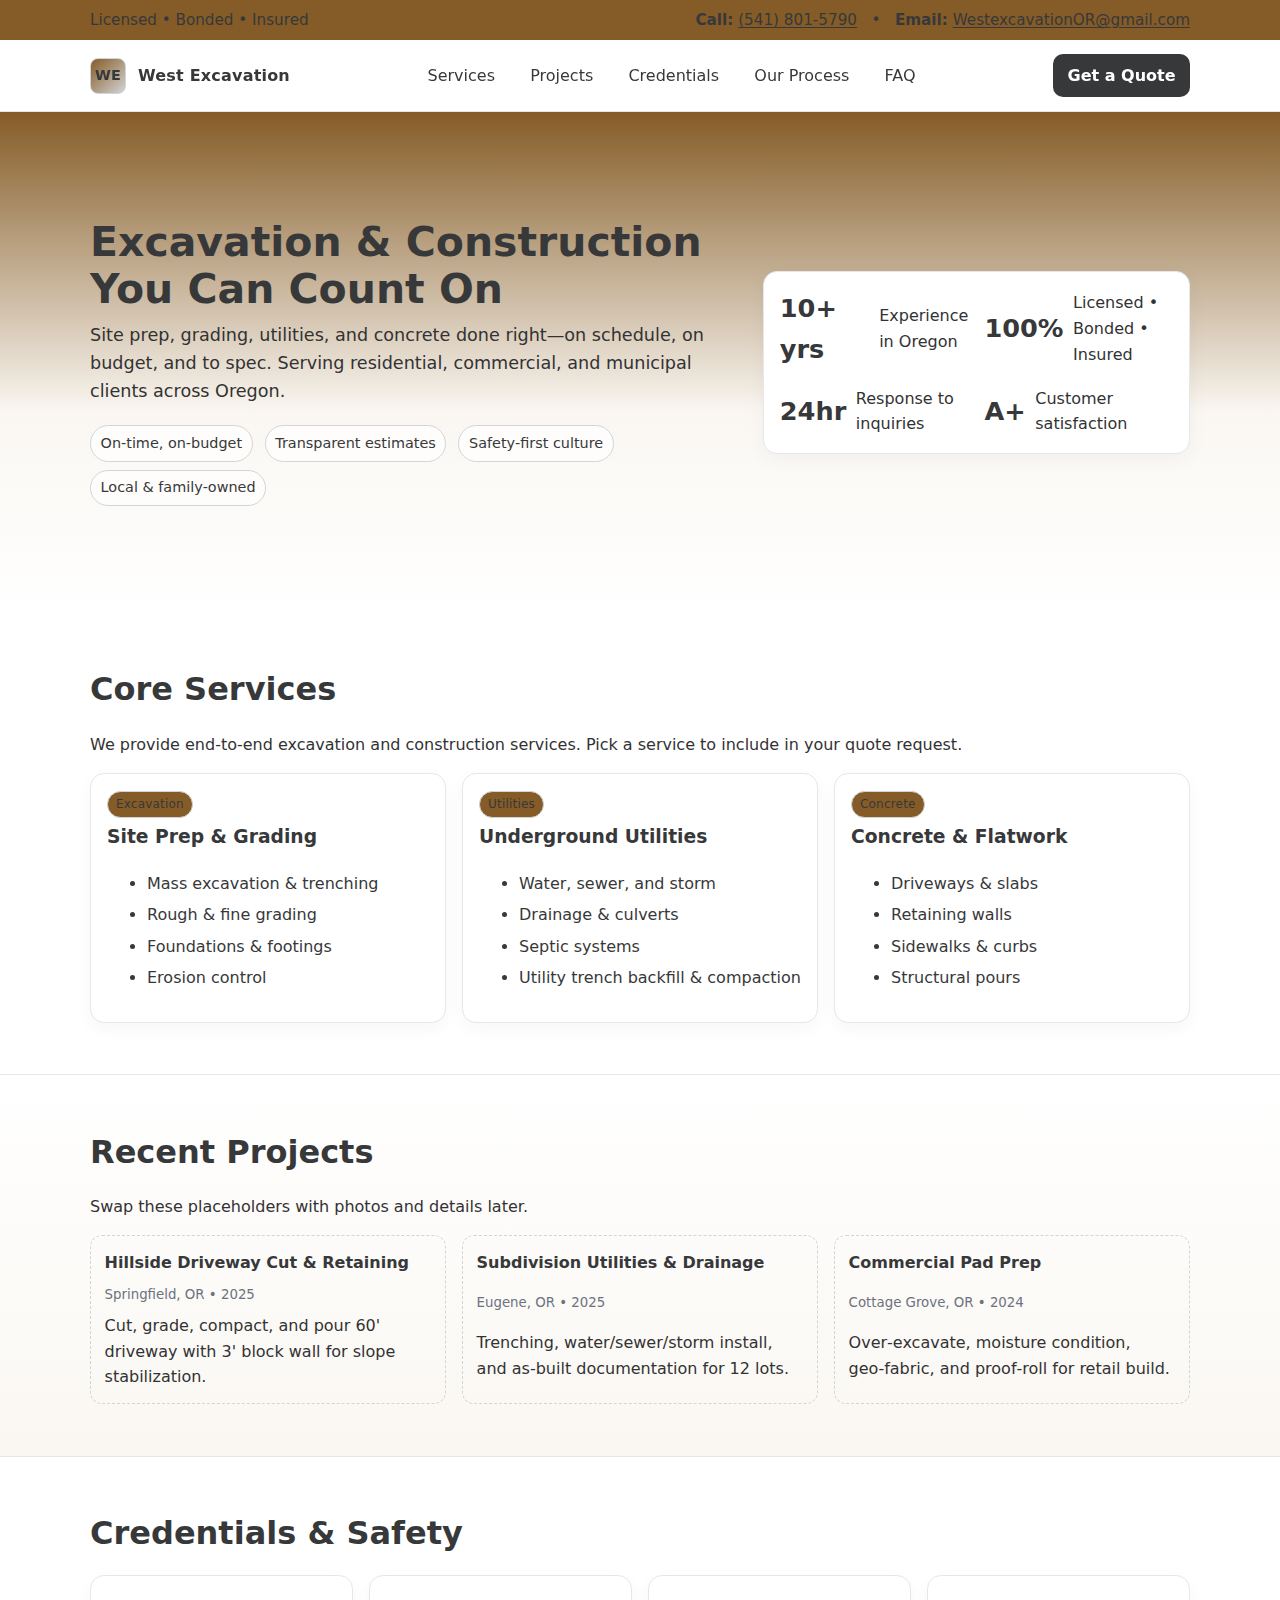
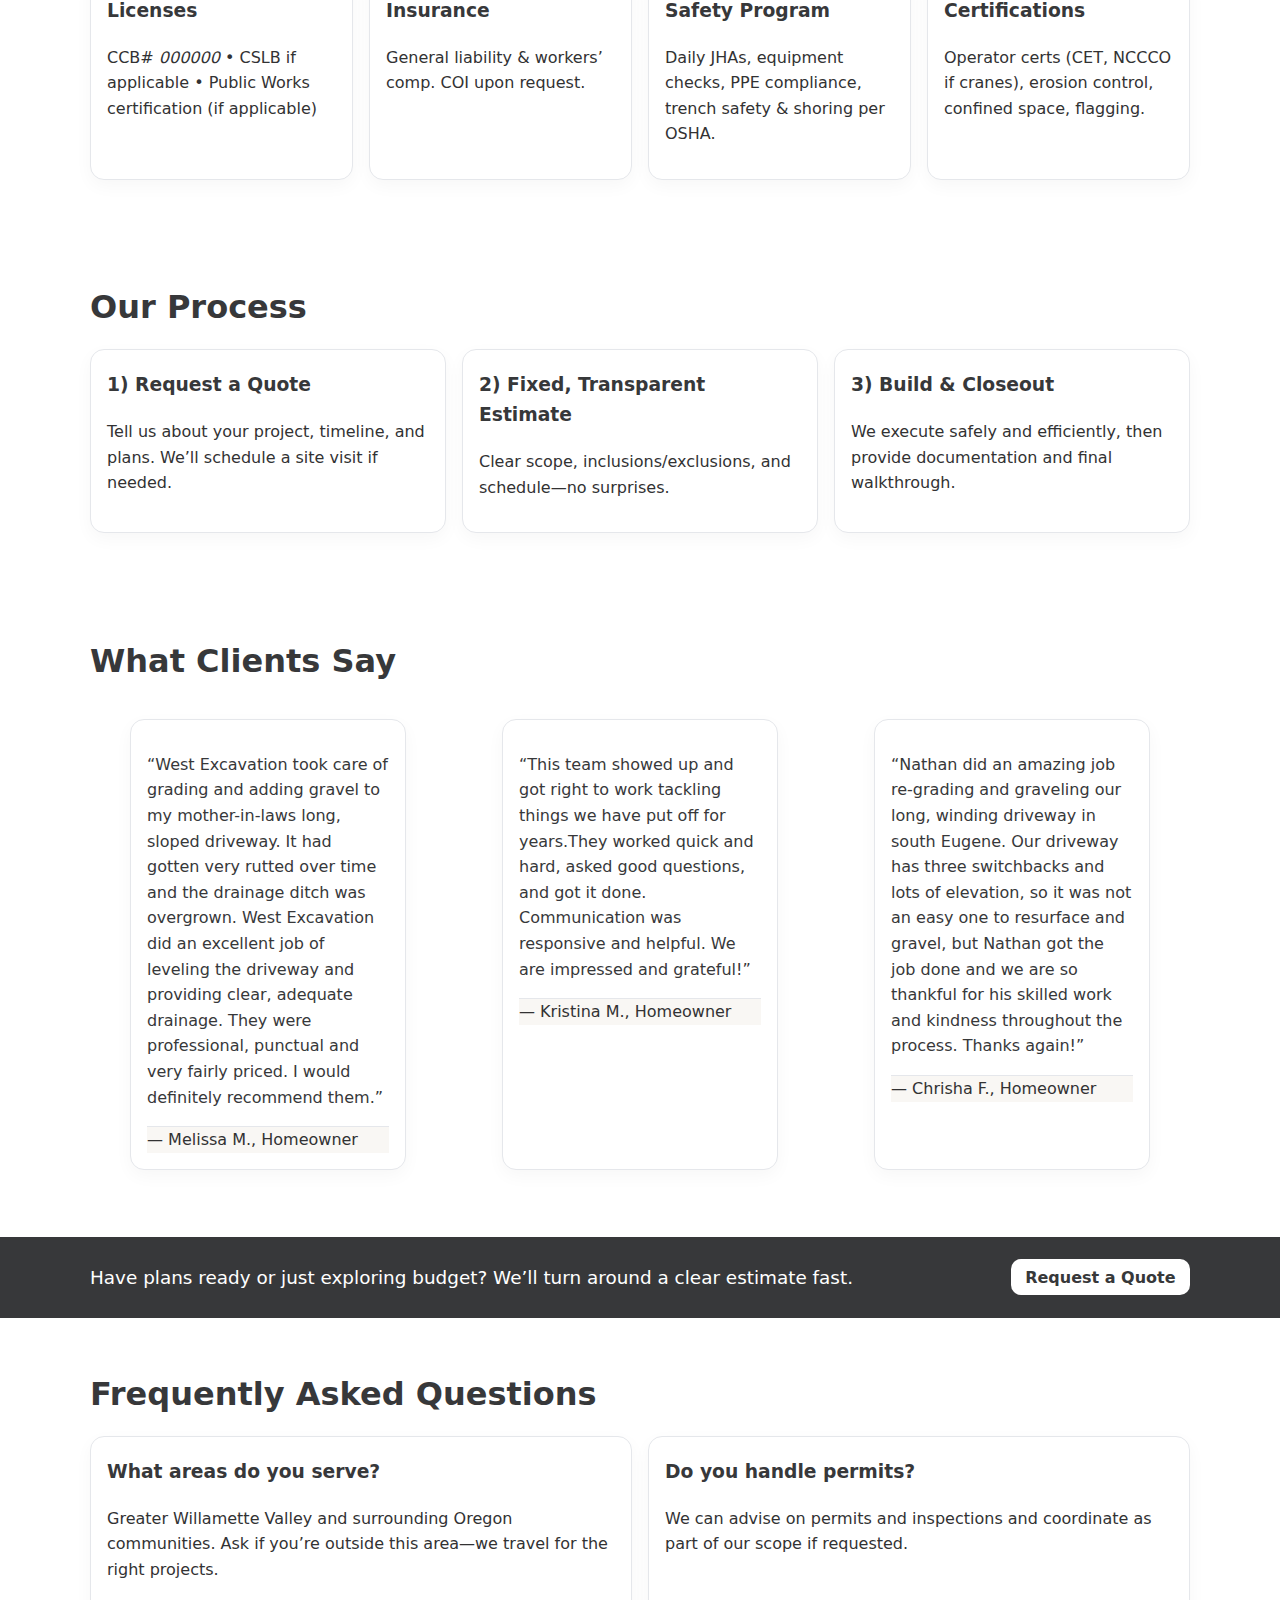
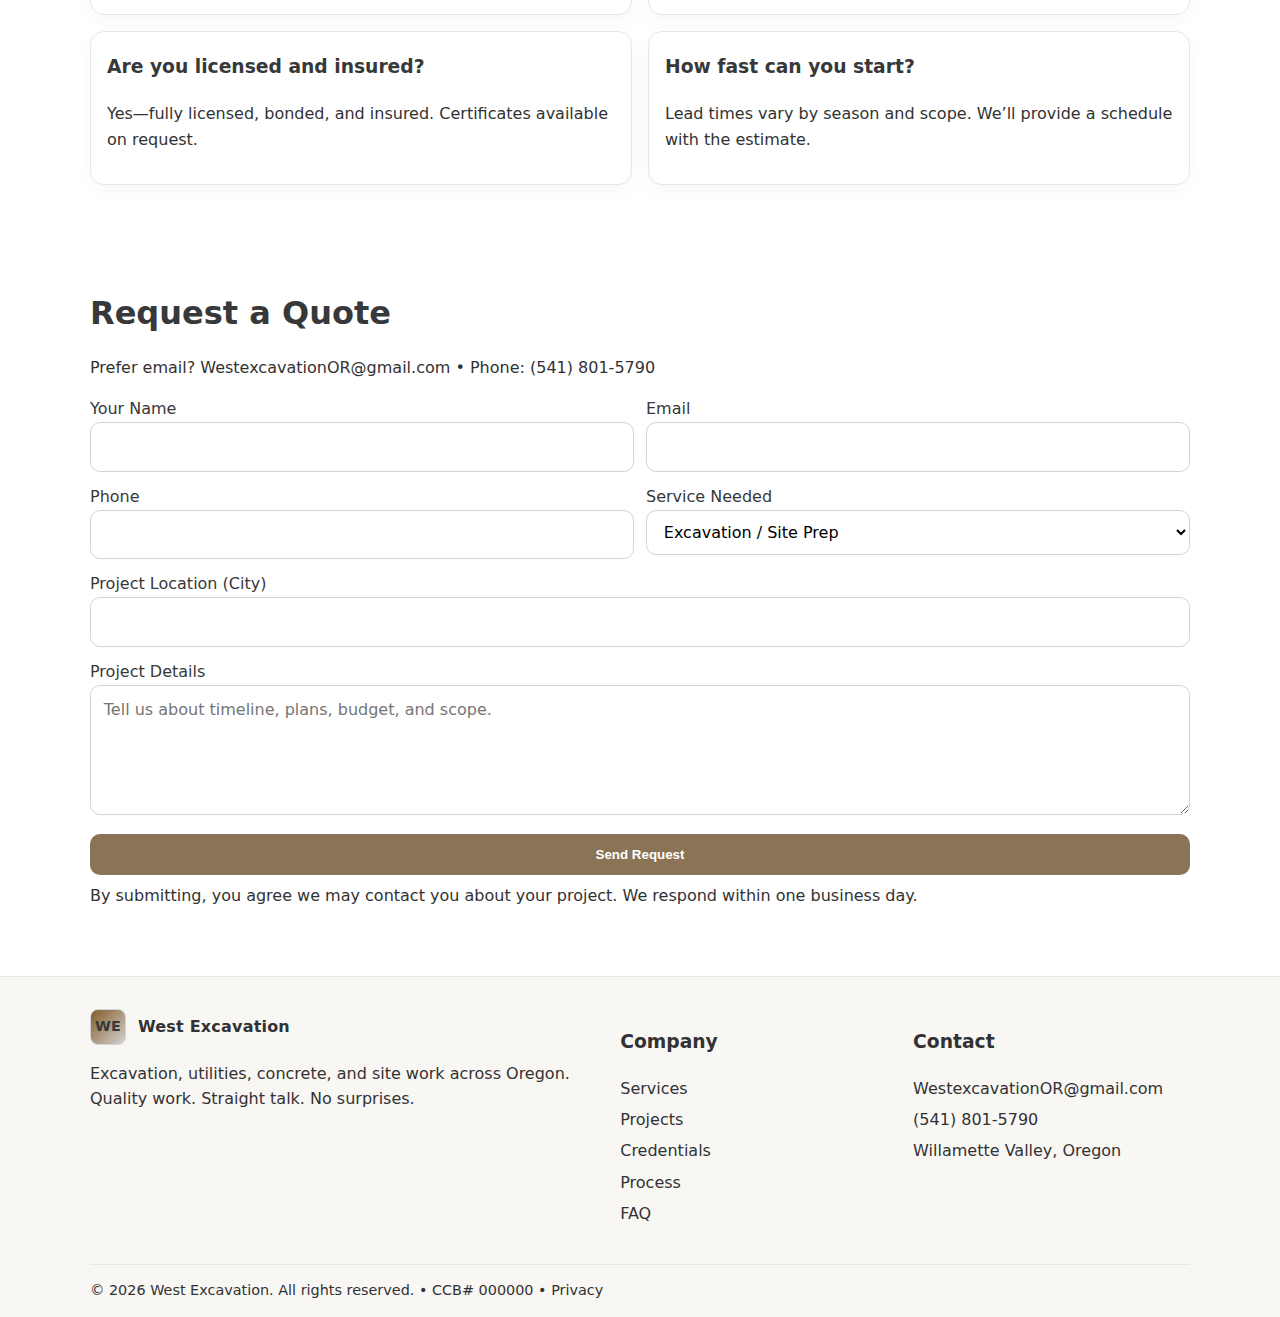
<file: index.html>
<!DOCTYPE html>
<html lang="en">
<head>
  <meta charset="utf-8" />
  <meta name="viewport" content="width=device-width, initial-scale=1" />
  <title>West Excavation | Oregon Construction & Excavation</title>
  <meta name="description" content="West Excavation provides excavation, site prep, utilities, drainage, and general construction services across Oregon. Licensed, bonded, insured." />
  <meta name="theme-color" content="#e8d8c4" />
  <!-- Open Graph -->
  <meta property="og:title" content="West Excavation | Oregon Construction & Excavation" />
  <meta property="og:description" content="Excavation, site prep, utilities, drainage, and general construction services across Oregon." />
  <meta property="og:type" content="website" />
  <meta property="og:url" content="https://www.westexcavation.com/" />
  <!-- Replace with your logo or social image -->
  <meta property="og:image" content="/social.jpg" />
  <link rel="stylesheet" href="styles.css" />
</head>
<body>
  <!-- Top utility bar -->
  <div class="topbar" role="region" aria-label="Utility">
    <div class="container">
      <div>Licensed • Bonded • Insured</div>
      <div>
        <strong>Call:</strong> <a href="tel:+15418015790">(541) 801-5790</a>
        &nbsp; • &nbsp;
        <strong>Email:</strong> <a href="mailto:WestexcavationOR@gmail.com">WestexcavationOR@gmail.com</a>
      </div>
    </div>
  </div>

  <!-- Header / Navigation -->
  <header>
    <div class="container nav">
      <a class="brand" href="#home" aria-label="West Excavation home">
        <div class="logo" aria-hidden="true"><span>WE</span></div>
        <span>West Excavation</span>
      </a>

      <input type="checkbox" id="menu-toggle" aria-label="Toggle menu" />
      <label for="menu-toggle" class="menu-btn" aria-controls="primary-nav" aria-expanded="false">Menu ▾</label>

      <nav id="primary-nav" aria-label="Primary">
        <ul>
          <li><a href="#services">Services</a></li>
          <li><a href="#projects">Projects</a></li>
          <li><a href="#credentials">Credentials</a></li>
          <li><a href="#process">Our Process</a></li>
          <li><a href="#faq">FAQ</a></li>
        </ul>
      </nav>

      <a class="cta-btn cta-desktop" href="#contact">Get a Quote</a>
    </div>
  </header>

  <!-- Hero -->
  <section id="home" class="hero" role="region" aria-label="Intro">
    <div class="container inner">
      <div>
        <h1>Excavation & Construction You Can Count On</h1>
        <p class="muted">Site prep, grading, utilities, and concrete done right—on schedule, on budget, and to spec. Serving residential, commercial, and municipal clients across Oregon.</p>
        <div class="badges" aria-label="Highlights">
          <span class="badge">On‑time, on‑budget</span>
          <span class="badge">Transparent estimates</span>
          <span class="badge">Safety‑first culture</span>
          <span class="badge">Local & family‑owned</span>
        </div>
      </div>
      <div class="panel" aria-label="Quick stats">
        <div class="grid-2">
          <div class="stat">
            <strong>10+ yrs</strong>
            <span class="muted">Experience in Oregon</span>
          </div>
          <div class="stat">
            <strong>100%</strong>
            <span class="muted">Licensed • Bonded • Insured</span>
          </div>
          <div class="stat">
            <strong>24hr</strong>
            <span class="muted">Response to inquiries</span>
          </div>
          <div class="stat">
            <strong>A+</strong>
            <span class="muted">Customer satisfaction</span>
          </div>
        </div>
      </div>
    </div>
  </section>

  <!-- Services -->
  <section id="services" aria-labelledby="services-title">
    <div class="container">
      <h2 id="services-title">Core Services</h2>
      <p class="muted">We provide end‑to‑end excavation and construction services. Pick a service to include in your quote request.</p>
      <div class="grid-3">
        <article class="card" aria-labelledby="svc1">
          <div class="pill">Excavation</div>
          <h3 id="svc1">Site Prep & Grading</h3>
          <ul class="service-list">
            <li>Mass excavation & trenching</li>
            <li>Rough & fine grading</li>
            <li>Foundations & footings</li>
            <li>Erosion control</li>
          </ul>
        </article>
        <article class="card" aria-labelledby="svc2">
          <div class="pill">Utilities</div>
          <h3 id="svc2">Underground Utilities</h3>
          <ul class="service-list">
            <li>Water, sewer, and storm</li>
            <li>Drainage & culverts</li>
            <li>Septic systems</li>
            <li>Utility trench backfill & compaction</li>
          </ul>
        </article>
        <article class="card" aria-labelledby="svc3">
          <div class="pill">Concrete</div>
          <h3 id="svc3">Concrete & Flatwork</h3>
          <ul class="service-list">
            <li>Driveways & slabs</li>
            <li>Retaining walls</li>
            <li>Sidewalks & curbs</li>
            <li>Structural pours</li>
          </ul>
        </article>
      </div>
    </div>
  </section>

  <!-- Showcase / Projects -->
  <section id="projects" class="showcase" aria-labelledby="projects-title">
    <div class="container">
      <h2 id="projects-title">Recent Projects</h2>
      <p class="muted">Swap these placeholders with photos and details later.</p>
      <div class="grid-3">
        <div class="project">
          <strong>Hillside Driveway Cut & Retaining</strong>
          <small>Springfield, OR • 2025</small>
          <span class="muted">Cut, grade, compact, and pour 60' driveway with 3' block wall for slope stabilization.</span>
        </div>
        <div class="project">
          <strong>Subdivision Utilities & Drainage</strong>
          <small>Eugene, OR • 2025</small>
          <span class="muted">Trenching, water/sewer/storm install, and as‑built documentation for 12 lots.</span>
        </div>
        <div class="project">
          <strong>Commercial Pad Prep</strong>
          <small>Cottage Grove, OR • 2024</small>
          <span class="muted">Over‑excavate, moisture condition, geo‑fabric, and proof‑roll for retail build.</span>
        </div>
      </div>
    </div>
  </section>

  <!-- Credentials: licenses, insurance, safety -->
  <section id="credentials" class="credentials" aria-labelledby="cred-title">
    <div class="container">
      <h2 id="cred-title">Credentials & Safety</h2>
      <div class="list">
        <div class="card">
          <h3>Licenses</h3>
          <p class="muted">CCB# <em>000000</em> • CSLB if applicable • Public Works certification (if applicable)</p>
        </div>
        <div class="card">
          <h3>Insurance</h3>
          <p class="muted">General liability & workers’ comp. COI upon request.</p>
        </div>
        <div class="card">
          <h3>Safety Program</h3>
          <p class="muted">Daily JHAs, equipment checks, PPE compliance, trench safety & shoring per OSHA.</p>
        </div>
        <div class="card">
          <h3>Certifications</h3>
          <p class="muted">Operator certs (CET, NCCCO if cranes), erosion control, confined space, flagging.</p>
        </div>
      </div>
    </div>
  </section>

  <!-- Process -->
  <section id="process" aria-labelledby="process-title">
    <div class="container">
      <h2 id="process-title">Our Process</h2>
      <div class="grid-3">
        <div class="card">
          <h3>1) Request a Quote</h3>
          <p class="muted">Tell us about your project, timeline, and plans. We’ll schedule a site visit if needed.</p>
        </div>
        <div class="card">
          <h3>2) Fixed, Transparent Estimate</h3>
          <p class="muted">Clear scope, inclusions/exclusions, and schedule—no surprises.</p>
        </div>
        <div class="card">
          <h3>3) Build & Closeout</h3>
          <p class="muted">We execute safely and efficiently, then provide documentation and final walkthrough.</p>
        </div>
      </div>
    </div>
  </section>

  <!-- Testimonials / Social proof -->
  <section aria-labelledby="reviews-title">
    <div class="container">
      <h2 id="reviews-title">What Clients Say</h2>
      <div class="grid-3">
        <blockquote class="card"><p>“West Excavation took care of grading and adding gravel to my mother-in-laws long, sloped driveway. It had gotten very rutted over time and the drainage ditch was overgrown. West Excavation did an excellent job of leveling the driveway and providing clear, adequate drainage. They were professional, punctual and very fairly priced. I would definitely recommend them.”</p><footer class="muted">— Melissa M., Homeowner</footer></blockquote>
        <blockquote class="card"><p>“This team showed up and got right to work tackling things we have put off for years.They worked quick and hard, asked good questions, and got it done. Communication was responsive and helpful. We are impressed and grateful!”</p><footer class="muted">— Kristina M., Homeowner</footer></blockquote>
        <blockquote class="card"><p>“Nathan did an amazing job re-grading and graveling our long, winding driveway in south Eugene. Our driveway has three switchbacks and lots of elevation, so it was not an easy one to resurface and gravel, but Nathan got the job done and we are so thankful for his skilled work and kindness throughout the process. Thanks again!”</p><footer class="muted">— Chrisha F., Homeowner</footer></blockquote>
      </div>
    </div>
  </section>

  <!-- CTA Strip -->
  <section class="cta-strip" role="region" aria-label="Call to action">
    <div class="container wrap">
      <div>
        <strong class="sr-only">Get a quote</strong>
        <p style="margin:0; font-size:1.15rem">Have plans ready or just exploring budget? We’ll turn around a clear estimate fast.</p>
      </div>
      <div style="text-align:right">
        <a class="cta-btn" href="#contact" style="background:#fff;color:var(--gray-900)">Request a Quote</a>
      </div>
    </div>
  </section>

  <!-- FAQ -->
  <section id="faq" aria-labelledby="faq-title">
    <div class="container">
      <h2 id="faq-title">Frequently Asked Questions</h2>
      <div class="grid-2">
        <div class="card">
          <h3>What areas do you serve?</h3>
          <p class="muted">Greater Willamette Valley and surrounding Oregon communities. Ask if you’re outside this area—we travel for the right projects.</p>
        </div>
        <div class="card">
          <h3>Do you handle permits?</h3>
          <p class="muted">We can advise on permits and inspections and coordinate as part of our scope if requested.</p>
        </div>
        <div class="card">
          <h3>Are you licensed and insured?</h3>
          <p class="muted">Yes—fully licensed, bonded, and insured. Certificates available on request.</p>
        </div>
        <div class="card">
          <h3>How fast can you start?</h3>
          <p class="muted">Lead times vary by season and scope. We’ll provide a schedule with the estimate.</p>
        </div>
      </div>
    </div>
  </section>

  <!-- Contact -->
  <section id="contact" aria-labelledby="contact-title">
    <div class="container">
      <h2 id="contact-title">Request a Quote</h2>
      <p class="muted">Prefer email? <a href="mailto:WestexcavationOR@gmail.com">WestexcavationOR@gmail.com</a> • Phone: <a href="tel:+15418015790">(541) 801-5790</a></p>

      <!-- Netlify form: collects submissions and can forward to email using notifications -->
      <form name="contact" method="POST" data-netlify="true" netlify-honeypot="bot-field">
        <!-- Required hidden input for Netlify -->
        <input type="hidden" name="form-name" value="contact" />
        <!-- Spam honeypot -->
        <p class="sr-only">
          <label>Don’t fill this out if you’re human: <input name="bot-field" /></label>
        </p>

        <div class="form-row">
          <div>
            <label for="name">Your Name</label>
            <input id="name" name="name" autocomplete="name" required />
          </div>
          <div>
            <label for="email">Email</label>
            <input id="email" name="email" type="email" autocomplete="email" required />
          </div>
        </div>
        <div class="form-row">
          <div>
            <label for="phone">Phone</label>
            <input id="phone" name="phone" type="tel" autocomplete="tel" />
          </div>
          <div>
            <label for="service">Service Needed</label>
            <select id="service" name="service">
              <option value="Excavation">Excavation / Site Prep</option>
              <option value="Utilities">Underground Utilities</option>
              <option value="Concrete">Concrete / Flatwork</option>
              <option value="Other">Other / Not Sure</option>
            </select>
          </div>
        </div>
        <div>
          <label for="location">Project Location (City)</label>
          <input id="location" name="location" />
        </div>
        <div>
          <label for="message">Project Details</label>
          <textarea id="message" name="message" placeholder="Tell us about timeline, plans, budget, and scope."></textarea>
        </div>
        <button class="submit" type="submit">Send Request</button>
      </form>

      <p class="muted" style="margin-top:.5rem">By submitting, you agree we may contact you about your project. We respond within one business day.</p>
    </div>
  </section>

  <!-- Footer -->
  <footer role="contentinfo">
    <div class="container cols">
      <div>
        <div class="brand" style="margin-bottom:.5rem">
          <div class="logo" aria-hidden="true"><span>WE</span></div>
          <span>West Excavation</span>
        </div>
        <p class="muted">Excavation, utilities, concrete, and site work across Oregon. Quality work. Straight talk. No surprises.</p>
      </div>
      <div>
        <h3>Company</h3>
        <ul>
          <li><a href="#services">Services</a></li>
          <li><a href="#projects">Projects</a></li>
          <li><a href="#credentials">Credentials</a></li>
          <li><a href="#process">Process</a></li>
          <li><a href="#faq">FAQ</a></li>
        </ul>
      </div>
      <div>
        <h3>Contact</h3>
        <ul>
          <li><a href="mailto:WestexcavationOR@gmail.com">WestexcavationOR@gmail.com</a></li>
          <li><a href="tel:+5418015790">(541) 801-5790</a></li>
          <li>Willamette Valley, Oregon</li>
        </ul>
      </div>
    </div>
    <div class="container legal">
      <div>© <span id="year"></span> West Excavation. All rights reserved. • CCB# 000000 • <a href="#">Privacy</a></div>
    </div>
  </footer>

  <!-- Structured data: update fields as you finalize -->
  <script type="application/ld+json">
  {
    "@context": "https://schema.org",
    "@type": "ConstructionCompany",
    "name": "West Excavation",
    "email": "mailto:WestexcavationOR@gmail.com",
    "areaServed": "Oregon",
    "url": "https://www.westexcavation.com/",
    "telephone": "+1-541-801-5790",
    "address": {"@type":"PostalAddress","addressRegion":"OR"},
    "sameAs": []
  }
  </script>

  <!-- Small helper to set current year -->
  <script>
    document.getElementById('year').textContent = new Date().getFullYear();
  </script>
</body>
</html>
</file>
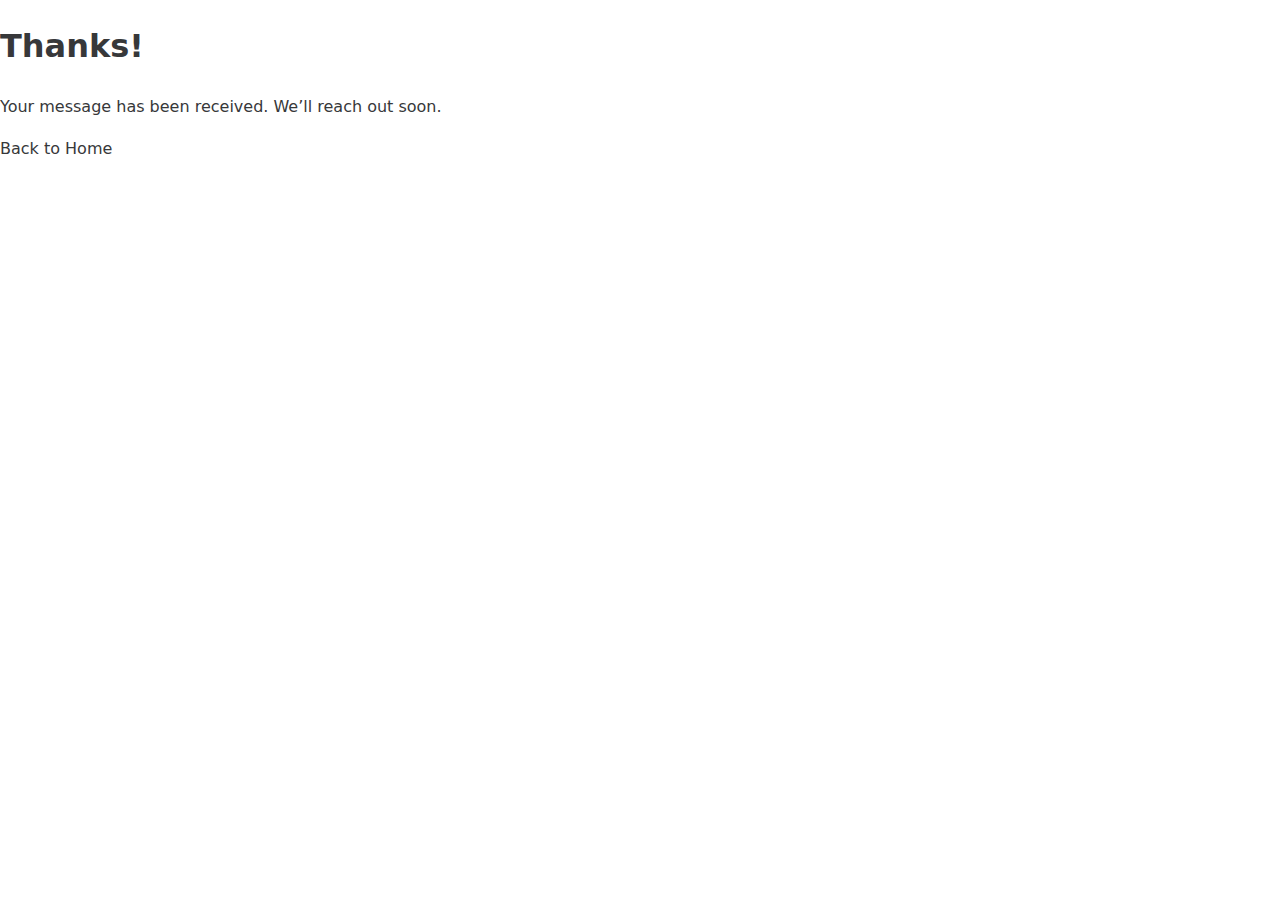
<file: thanks.html>
<!doctype html>
<html lang="en">
<head>
    <meta charset="utf-8" />
    <meta name="viewport" content="width=device-width, initial-scale=1" />
    <title>Thanks — West Excavation</title>
    <link rel="stylesheet" href="/styles.css" />
</head>
<body class="centered">
    <main class="section">
        <h1>Thanks!</h1>
        <p>Your message has been received. We’ll reach out soon.</p>
        <p><a class="btn" href="/">Back to Home</a></p>
    </main>
</body>
</html>
</file>
<file: styles.css>
/*
      Color theme: white, grey, light desert tan
      Adjust the HEX values below to fine‑tune the palette.
    */
    :root {
      --tan: #855c27;       /* light desert tan */
      --tan-200: #d3d3d3;   /* slightly deeper tan */
      --gray-900: #37383a;  /* slate/charcoal */
      --gray-700: #323233;
      --gray-500: #6b7280;
      --gray-300: #d1d5db;
      --gray-200: #e5e7eb;
      --white: #ffffff;
      --accent: #8b7355;   /* muted warm accent from tan family */
      --success: #05603a;
    }

    /* Reset & base */
    *, *::before, *::after { box-sizing: border-box; }
    html { scroll-behavior: smooth; }
    body { margin: 0; font-family: system-ui, -apple-system, Segoe UI, Roboto, Ubuntu, Cantarell, Noto Sans, Helvetica, Arial, "Apple Color Emoji", "Segoe UI Emoji"; color: var(--gray-900); background: var(--white); line-height: 1.6; }
    img { max-width: 100%; height: auto; display: block; }
    a { color: inherit; text-decoration: none; }
    .container { width: min(1100px, 92%); margin-inline: auto; }

    /* Top bar */
    .topbar { background: var(--tan); color: var(--gray-900); font-size: 0.95rem; }
    .topbar .container { display: flex; gap: 1rem; align-items: center; justify-content: space-between; padding: .5rem 0; }
    .topbar a { text-decoration: underline; text-underline-offset: 2px; }

    /* Header / nav */
    header { position: sticky; top: 0; z-index: 50; background: rgba(255,255,255,.9); backdrop-filter: blur(8px); border-bottom: 1px solid var(--gray-200); }
    .nav { display: flex; align-items: center; justify-content: space-between; padding: .85rem 0; }
    .brand { display: flex; gap: .75rem; align-items: center; font-weight: 700; letter-spacing: .2px; }
    .logo { width: 36px; height: 36px; border-radius: 8px; background: linear-gradient(135deg, var(--tan) 0%, var(--tan-200) 100%); border: 1px solid var(--gray-300); display: grid; place-items: center; font-weight: 800; }
    .logo span { font-size: .9rem; color: var(--gray-900); }
    nav ul { display: flex; gap: 1.2rem; list-style: none; margin: 0; padding: 0; }
    nav a { padding: .35rem .5rem; border-radius: 8px; }
    nav a:hover { background: var(--tan); }
    .cta-btn { background: var(--gray-900); color: var(--white); padding: .55rem .9rem; border-radius: 10px; font-weight: 600; }
    .cta-btn:hover { opacity: .92; }

    /* Mobile menu */
    #menu-toggle { display: none; }
    .menu-btn { display: none; border: 1px solid var(--gray-300); border-radius: 10px; padding: .45rem .6rem; }
    @media (max-width: 820px) {
      nav ul { display: none; position: absolute; left: 0; right: 0; top: 64px; background: var(--white); border-bottom: 1px solid var(--gray-200); padding: .75rem 1rem 1rem; flex-direction: column; }
      #menu-toggle:checked + label + nav ul { display: flex; }
      .menu-btn { display: inline-flex; align-items: center; gap: .5rem; }
      .cta-desktop { display: none; }
    }

    /* Hero */
    .hero { background: linear-gradient(180deg, var(--tan) 0%, #faf7f2 60%, #fff 100%); }
    .hero .inner { display: grid; grid-template-columns: 1.2fr .8fr; gap: 2rem; padding: 3.5rem 0; align-items: center; }
    .hero h1 { font-size: clamp(1.8rem, 3.2vw, 3rem); line-height: 1.15; margin: 0 0 .5rem; }
    .hero p { font-size: 1.1rem; color: var(--gray-700); margin: 0 0 1.25rem; }
    .hero .badges { display: flex; flex-wrap: wrap; gap: .5rem .75rem; margin-top: .75rem; }
    .badge { border: 1px solid var(--gray-300); background: rgba(255,255,255,0.65); padding: .35rem .6rem; border-radius: 999px; font-size: .9rem; }
    .hero .panel { background: var(--white); border: 1px solid var(--gray-200); border-radius: 14px; padding: 1rem; box-shadow: 0 6px 20px rgba(0,0,0,.04); }
    .stat { display: grid; grid-template-columns: auto 1fr; gap: .25rem .6rem; align-items: center; }
    .stat strong { font-size: 1.6rem; }
    @media (max-width: 920px) { .hero .inner { grid-template-columns: 1fr; } }

    /* Section base */
    section { padding: 3.2rem 0; }
    section h2 { font-size: clamp(1.4rem, 2.6vw, 2rem); margin: 0 0 1rem; }
    .muted { color: var(--gray-700); }
    .grid-3 { display: grid; grid-template-columns: repeat(3, 1fr); gap: 1rem; }
    .grid-2 { display: grid; grid-template-columns: repeat(2, 1fr); gap: 1rem; }
    @media (max-width: 860px) { .grid-3 { grid-template-columns: 1fr; } .grid-2 { grid-template-columns: 1fr; } }

    /* Cards */
    .card { background: var(--white); border: 1px solid var(--gray-200); border-radius: 14px; padding: 1rem; box-shadow: 0 6px 18px rgba(0,0,0,.035); }
    .card h3 { margin-top: .25rem; }
    .pill { font-size: .75rem; letter-spacing: .2px; display: inline-block; background: var(--tan); border: 1px solid var(--gray-300); padding: .2rem .5rem; border-radius: 999px; }

    /* Services */
    .service-list li { margin: .35rem 0; }

    /* Showcase */
    .showcase { background: linear-gradient(180deg, #fff 0%, #faf7f2 100%); border-top: 1px solid var(--gray-200); border-bottom: 1px solid var(--gray-200); }
    .project { border: 1px dashed var(--gray-300); border-radius: 12px; padding: .85rem; display: grid; gap: .5rem; }
    .project small { color: var(--gray-500); }

    /* Credentials */
    .credentials .list { display: grid; grid-template-columns: repeat(4, 1fr); gap: 1rem; }
    @media (max-width: 900px) { .credentials .list { grid-template-columns: 1fr 1fr; } }

    /* CTA strip */
    .cta-strip { background: var(--gray-900); color: var(--white); padding: 1.6rem 0; }
    .cta-strip .wrap { display: grid; grid-template-columns: 2.2fr .8fr; gap: 1rem; align-items: center; }
    @media (max-width: 860px) { .cta-strip .wrap { grid-template-columns: 1fr; } }

    /* Contact */
    form { display: grid; gap: .75rem; }
    input, select, textarea { width: 100%; padding: .7rem .8rem; border: 1px solid var(--gray-300); border-radius: 10px; background: #fff; font: inherit; }
    textarea { min-height: 130px; }
    .form-row { display: grid; gap: .75rem; grid-template-columns: 1fr 1fr; }
    @media (max-width: 720px) { .form-row { grid-template-columns: 1fr; } }
    .submit { background: var(--accent); color: #fff; border: none; padding: .8rem 1rem; border-radius: 10px; font-weight: 700; cursor: pointer; }
    .submit:hover { opacity: .95; }

    /* Footer */
    footer { background: #f9f7f4; border-top: 1px solid var(--gray-200); color: var(--gray-700); }
    footer .cols { display: grid; grid-template-columns: 1.3fr .7fr .7fr; gap: 1rem; padding: 2rem 0; }
    footer ul { list-style: none; padding: 0; margin: 0; }
    footer li { margin: .35rem 0; }
    footer a:hover { text-decoration: underline; text-underline-offset: 2px; }
    .legal { border-top: 1px solid var(--gray-200); font-size: .9rem; padding: .9rem 0; }

    /* Accessibility helpers */
    .sr-only { position: absolute; width: 1px; height: 1px; padding: 0; margin: -1px; overflow: hidden; clip: rect(0,0,0,0); white-space: nowrap; border: 0; }
</file>
